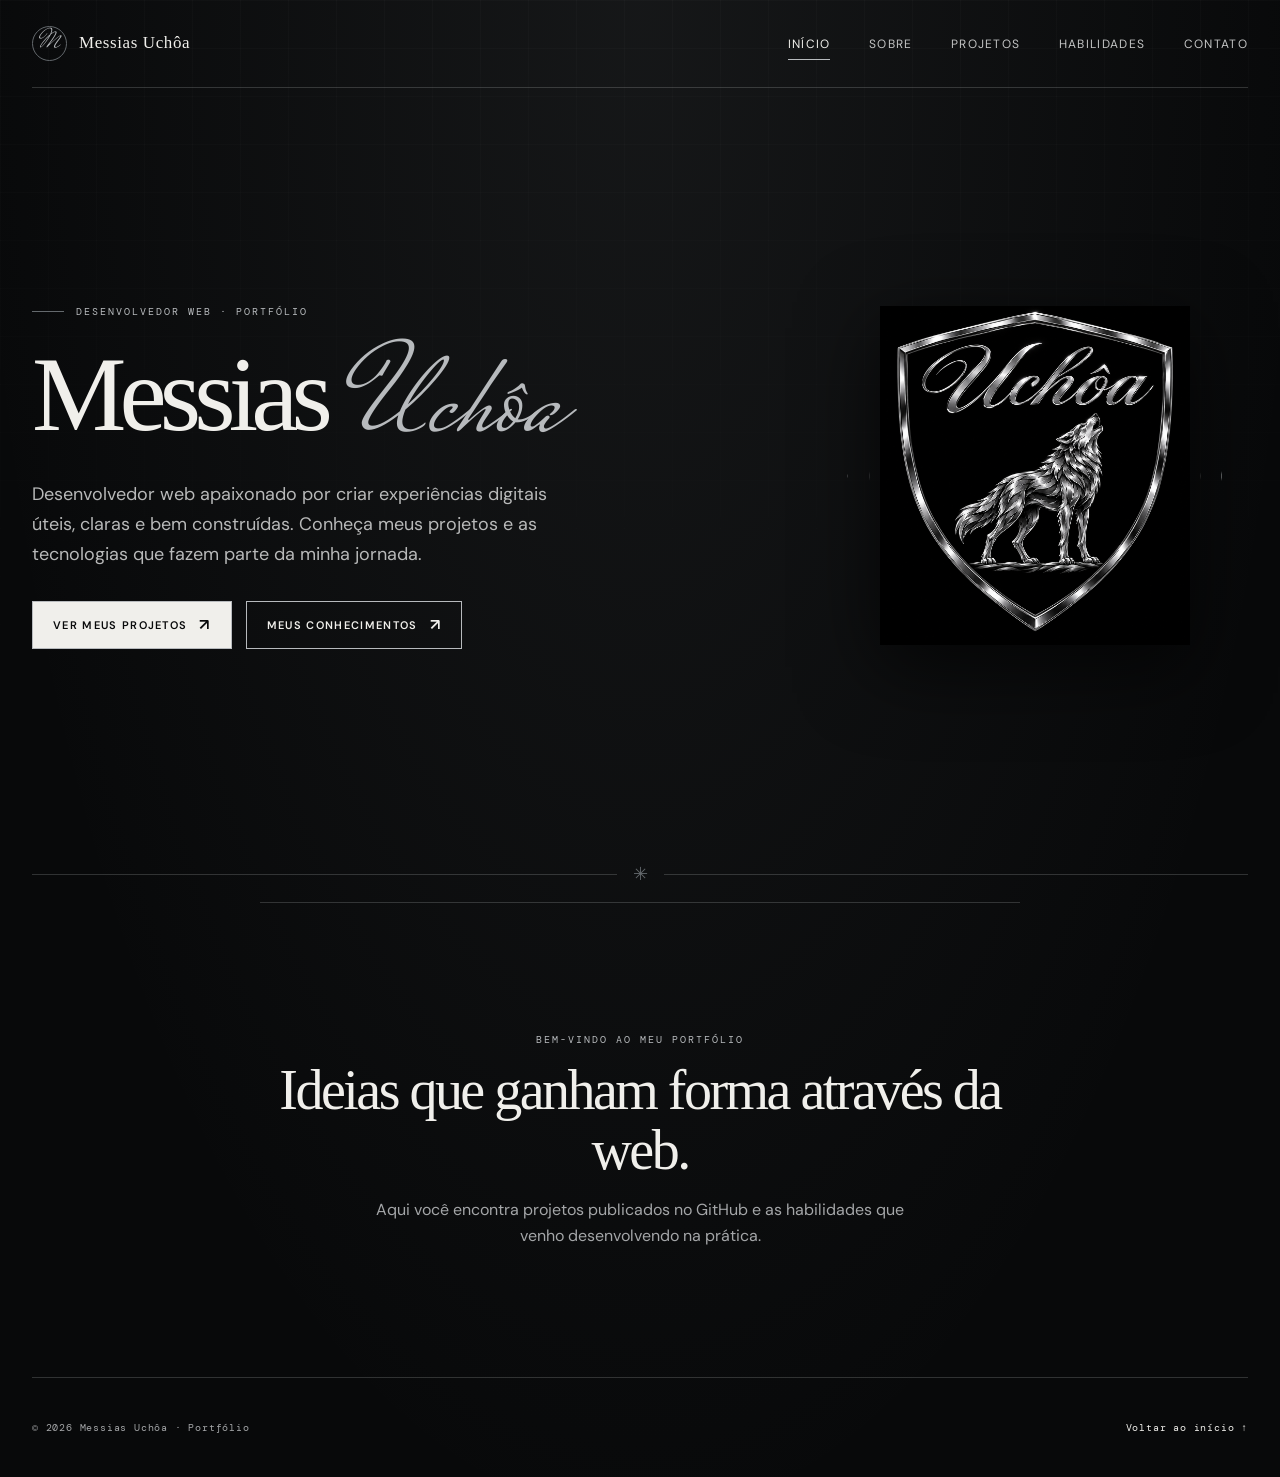
<file: index.html>
<!DOCTYPE html>
<html lang="pt-BR">
<head>
    <meta charset="UTF-8">
    <meta name="viewport" content="width=device-width, initial-scale=1.0">
    <meta name="theme-color" content="#08090a">
    <meta name="description" content="Portfólio de Messias Uchôa, desenvolvedor web. Conheça meus projetos e habilidades.">
    <title>Messias Uchôa | Desenvolvedor Web</title>
    <link rel="preconnect" href="https://fonts.googleapis.com">
    <link rel="preconnect" href="https://fonts.gstatic.com" crossorigin>
    <link rel="stylesheet" href="style.css">
    <script src="script.js" defer></script>
</head>
<body>
    <header class="site-header" id="top">
        <a class="brand" href="index.html" aria-label="Messias Uchôa, página inicial"><span class="brand-mark" aria-hidden="true">M</span><span>Messias Uchôa</span></a>
        <button class="menu-toggle" type="button" aria-label="Abrir menu" aria-expanded="false" aria-controls="site-menu" data-menu-toggle><span></span><span></span></button>
        <nav class="site-nav" aria-label="Navegação principal">
            <ul id="site-menu" data-site-menu>
                <li><a href="index.html" aria-current="page">Início</a></li>
                <li><a href="sobre.html">Sobre</a></li>
                <li><a href="projetos.html">Projetos</a></li>
                <li><a href="habilidades.html">Habilidades</a></li>
                <li><a href="contatos.html">Contato</a></li>
            </ul>
        </nav>
    </header>
    <main>
        <section class="hero" aria-labelledby="home-title">
            <div class="hero-copy" data-reveal>
                <p class="eyebrow">Desenvolvedor web · Portfólio</p>
                <h1 id="home-title">Messias <span class="script-word">Uchôa</span></h1>
                <p class="hero-lede">Desenvolvedor web apaixonado por criar experiências digitais úteis, claras e bem construídas. Conheça meus projetos e as tecnologias que fazem parte da minha jornada.</p>
                <div class="hero-actions">
                    <a class="button" href="projetos.html">Ver meus projetos <span class="button-arrow" aria-hidden="true">↗</span></a>
                    <a class="button button-secondary" href="habilidades.html">Meus conhecimentos <span class="button-arrow" aria-hidden="true">↗</span></a>
                </div>
            </div>
            <div class="hero-portrait" data-reveal>
                <img src="assets/Brasão Uchôa com Lobo Uivante.png" alt="Brasão Uchôa com lobo uivante">
                <p class="portrait-caption">Tecnologia, prática e aprendizado contínuo</p>
            </div>
        </section>
        <div class="architectural-rule" aria-hidden="true"><span>✳</span></div>
        <section class="content-section home-intro" data-reveal>
            <p class="section-kicker">Bem-vindo ao meu portfólio</p>
            <h2>Ideias que ganham forma através da web.</h2>
            <p>Aqui você encontra projetos publicados no GitHub e as habilidades que venho desenvolvendo na prática.</p>
        </section>
    </main>
    <footer class="site-footer"><p>© 2026 Messias Uchôa · Portfólio</p><a class="back-to-top" href="#top">Voltar ao início ↑</a></footer>
</body>
</html>
</file>
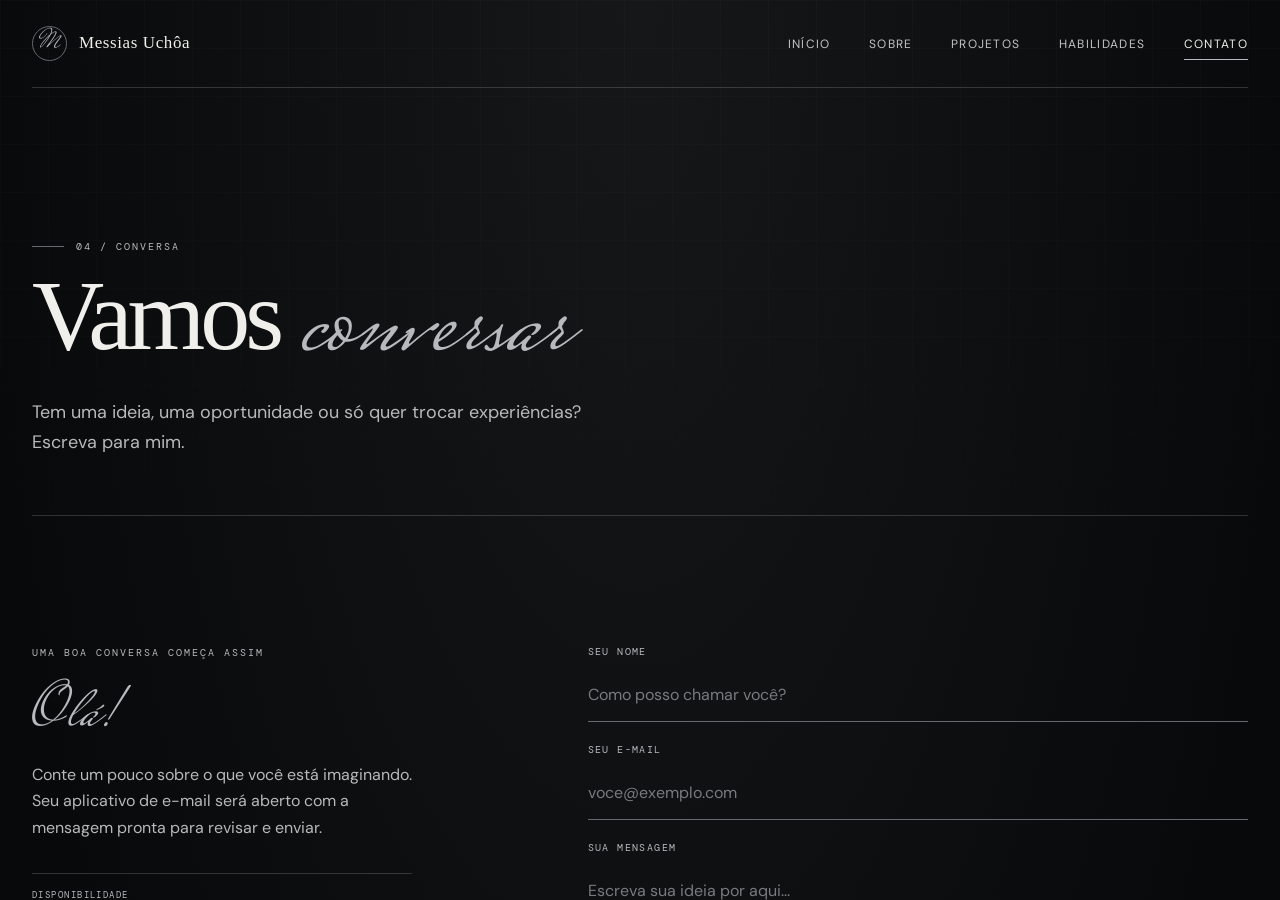
<file: contato.html>
<!DOCTYPE html>
<html lang="pt-BR">
<head>
    <meta charset="UTF-8">
    <meta name="viewport" content="width=device-width, initial-scale=1.0">
    <meta http-equiv="refresh" content="0;url=contatos.html">
    <title>Contato — Messias Uchôa</title>
    <link rel="canonical" href="contatos.html">
</head>
<body>
    <p>Redirecionando para a página de <a href="contatos.html">contato</a>…</p>
</body>
</html>
</file>
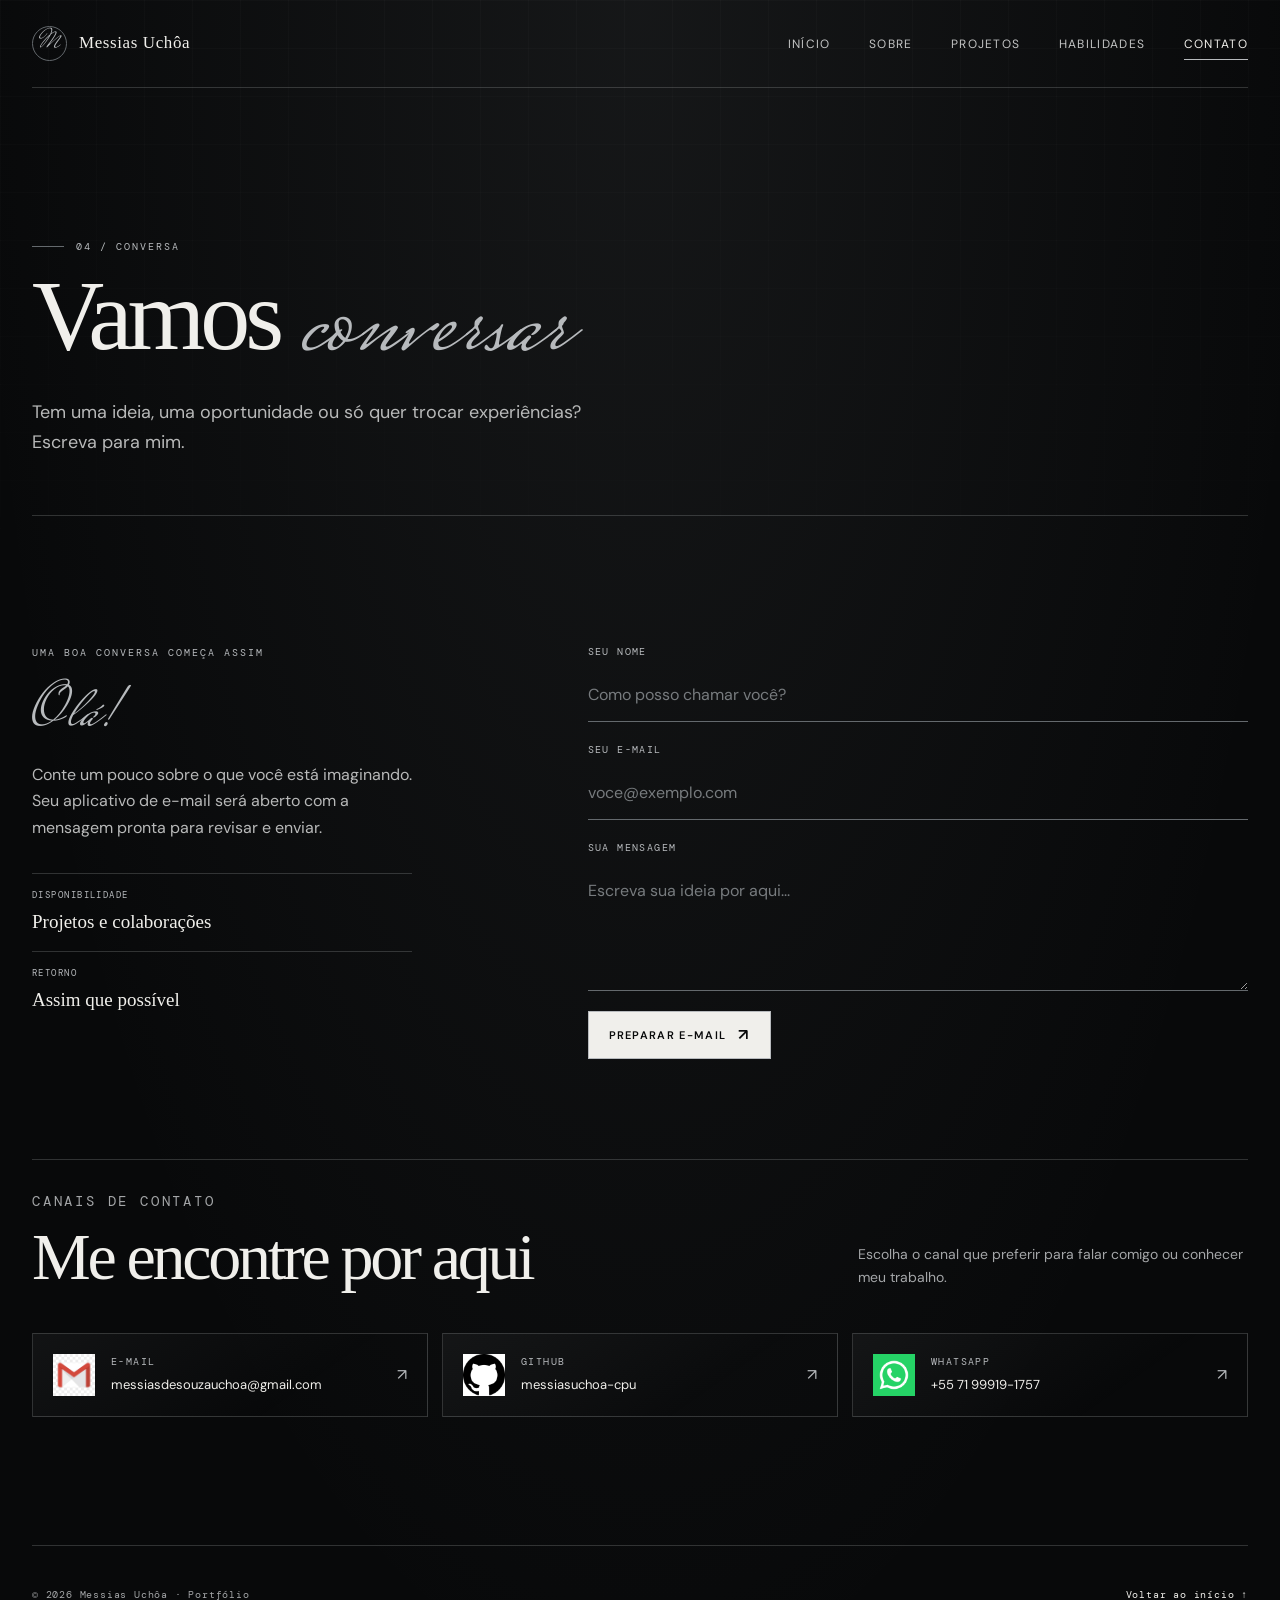
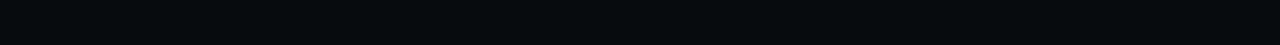
<file: contatos.html>
<!DOCTYPE html>
<html lang="pt-BR">
<head>
    <meta charset="UTF-8">
    <meta name="viewport" content="width=device-width, initial-scale=1.0">
    <meta name="theme-color" content="#08090a">
    <meta name="description" content="Entre em contato com Messias Uchôa para conversar sobre projetos e oportunidades.">
    <title>Contato — Messias Uchôa</title>
    <link rel="preconnect" href="https://fonts.googleapis.com">
    <link rel="preconnect" href="https://fonts.gstatic.com" crossorigin>
    <link rel="stylesheet" href="style.css">
    <link rel="stylesheet" href="contatos.css">
    <script src="script.js" defer></script>
</head>
<body>
    <header class="site-header" id="top">
        <a class="brand" href="index.html" aria-label="Messias Uchôa, página inicial"><span class="brand-mark" aria-hidden="true">M</span><span>Messias Uchôa</span></a>
        <button class="menu-toggle" type="button" aria-label="Abrir menu" aria-expanded="false" aria-controls="site-menu" data-menu-toggle><span></span><span></span></button>
        <nav class="site-nav" aria-label="Navegação principal">
            <ul id="site-menu" data-site-menu>
                <li><a href="index.html">Início</a></li>
                <li><a href="sobre.html">Sobre</a></li>
                <li><a href="projetos.html">Projetos</a></li>
                <li><a href="habilidades.html">Habilidades</a></li>
                <li><a href="contatos.html" aria-current="page">Contato</a></li>
            </ul>
        </nav>
    </header>
    <main>
        <section class="page-heading" data-reveal>
            <p class="eyebrow">04 / Conversa</p>
            <h1>Vamos <span class="script-word">conversar</span></h1>
            <p class="lede">Tem uma ideia, uma oportunidade ou só quer trocar experiências? Escreva para mim.</p>
        </section>
        <section class="contact-layout content-section">
            <aside class="contact-note" data-reveal>
                <p class="section-kicker">Uma boa conversa começa assim</p>
                <p class="script-word" aria-hidden="true">Olá!</p>
                <p>Conte um pouco sobre o que você está imaginando. Seu aplicativo de e-mail será aberto com a mensagem pronta para revisar e enviar.</p>
                <div class="contact-details">
                    <div class="contact-detail"><strong>Disponibilidade</strong><span>Projetos e colaborações</span></div>
                    <div class="contact-detail"><strong>Retorno</strong><span>Assim que possível</span></div>
                </div>
            </aside>
            <form class="contact-form" data-contact-form data-reveal>
                <div class="form-field"><label for="nome">Seu nome</label><input id="nome" name="nome" type="text" autocomplete="name" placeholder="Como posso chamar você?" required></div>
                <div class="form-field"><label for="email">Seu e-mail</label><input id="email" name="email" type="email" autocomplete="email" placeholder="voce@exemplo.com" required></div>
                <div class="form-field"><label for="mensagem">Sua mensagem</label><textarea id="mensagem" name="mensagem" placeholder="Escreva sua ideia por aqui..." required></textarea></div>
                <div class="form-actions"><button class="button" type="submit">Preparar e-mail <span class="button-arrow" aria-hidden="true">↗</span></button><p class="form-status" data-form-status aria-live="polite"></p></div>
            </form>
        </section>
        <section class="content-section find-me-section" aria-labelledby="find-me-title">
            <div class="section-heading" data-reveal>
                <div><p class="section-kicker">Canais de contato</p><h2 id="find-me-title">Me encontre por aqui</h2></div>
                <p>Escolha o canal que preferir para falar comigo ou conhecer meu trabalho.</p>
            </div>
            <div class="contact-methods">
                <a class="contact-method" href="mailto:messiasdesouzauchoa@gmail.com" data-reveal>
                    <img src="assets/email.jpg" alt="" loading="lazy">
                    <span><strong>E-mail</strong><span>messiasdesouzauchoa@gmail.com</span></span>
                    <span class="contact-method-arrow" aria-hidden="true">↗</span>
                </a>
                <a class="contact-method" href="https://github.com/messiasuchoa-cpu" target="_blank" rel="noopener noreferrer" data-reveal>
                    <img src="assets/git hub.png" alt="" loading="lazy">
                    <span><strong>GitHub</strong><span>messiasuchoa-cpu</span></span>
                    <span class="contact-method-arrow" aria-hidden="true">↗</span>
                </a>
                <a class="contact-method" href="https://wa.me/5571999191757" target="_blank" rel="noopener noreferrer" data-reveal>
                    <img src="assets/whatsapp.png" alt="" loading="lazy">
                    <span><strong>WhatsApp</strong><span>+55 71 99919-1757</span></span>
                    <span class="contact-method-arrow" aria-hidden="true">↗</span>
                </a>
            </div>
        </section>
    </main>
    <footer class="site-footer"><p>© 2026 Messias Uchôa · Portfólio</p><a class="back-to-top" href="#top">Voltar ao início ↑</a></footer>
</body>
</html>
</file>
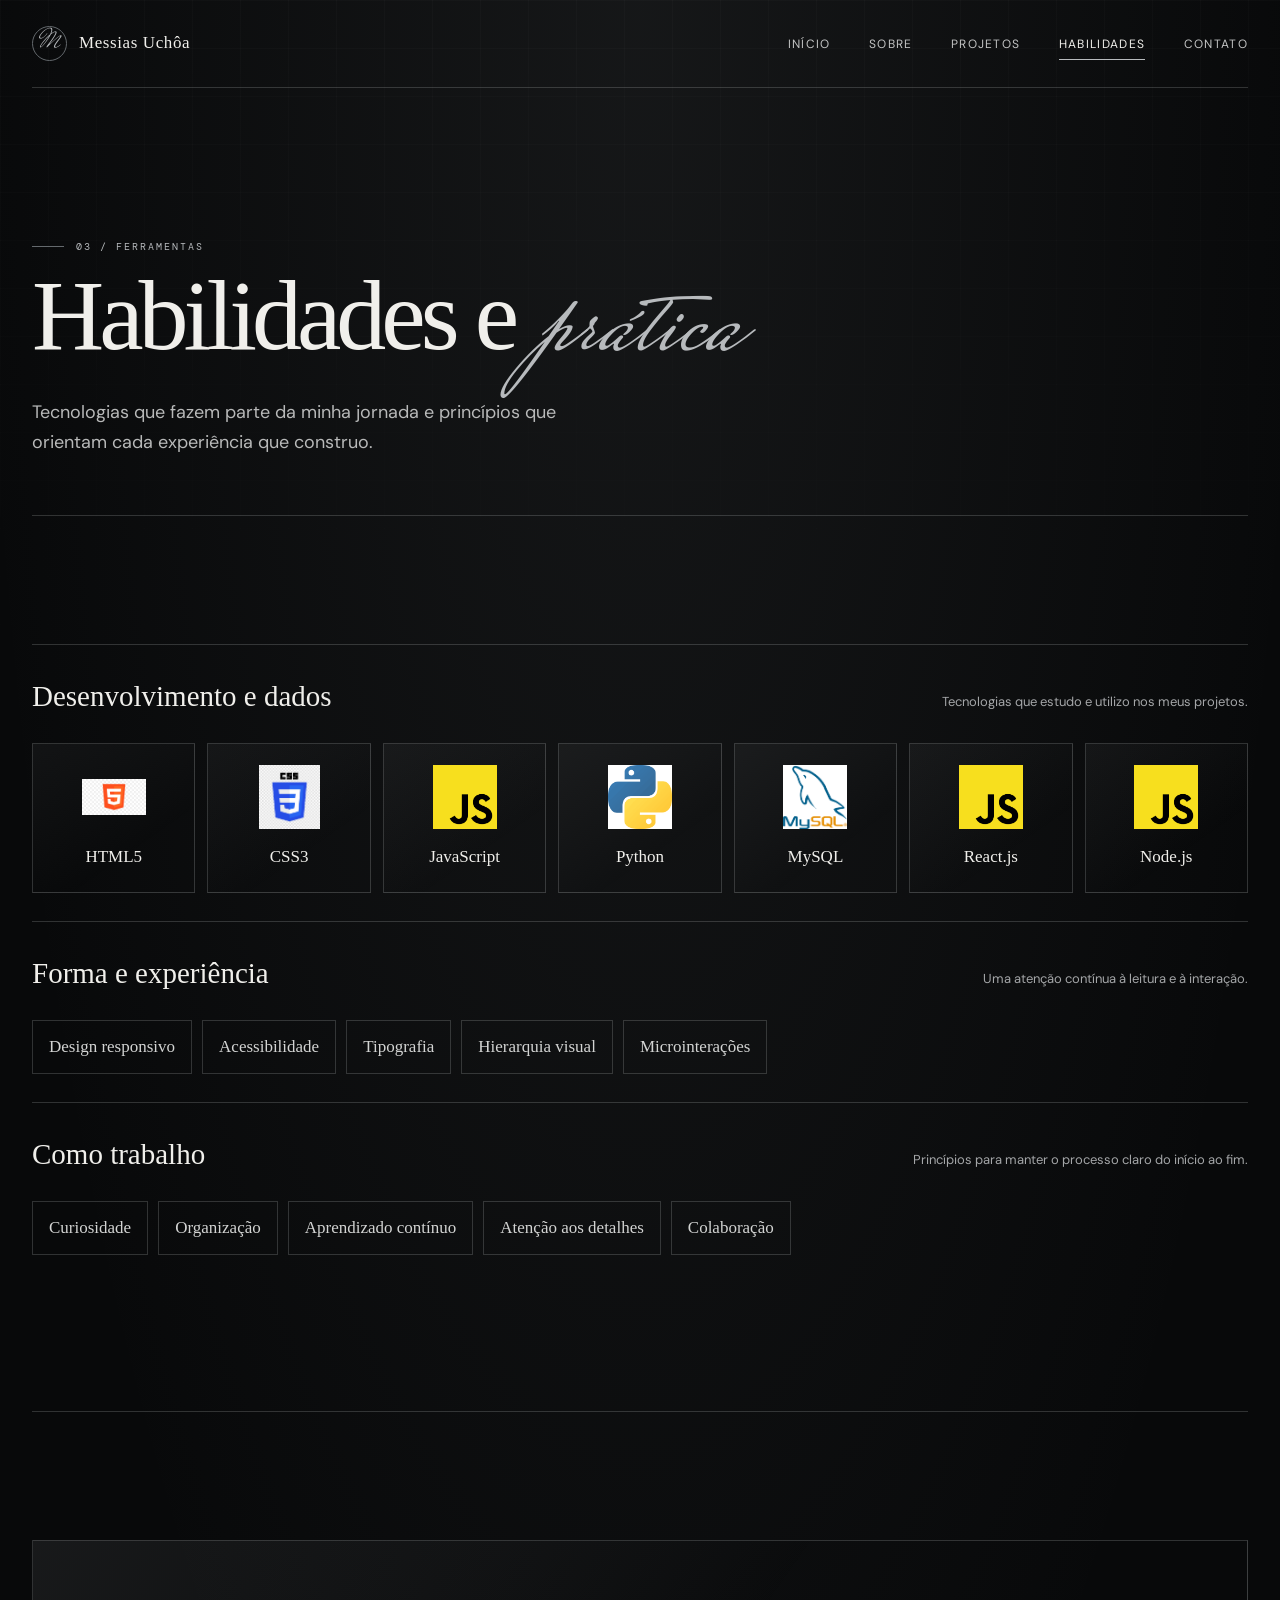
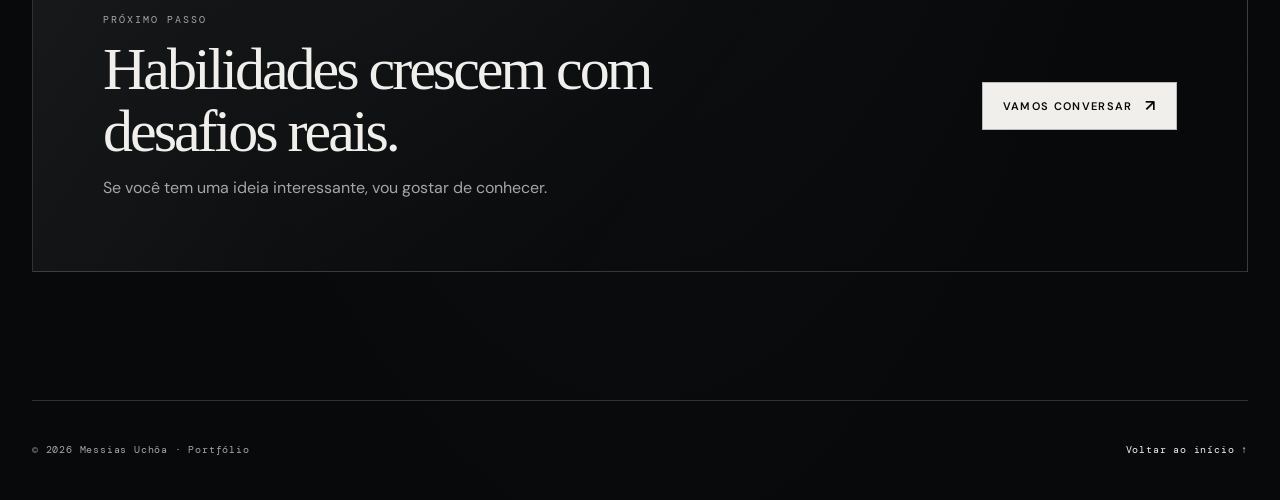
<file: habilidades.html>
<!DOCTYPE html>
<html lang="pt-BR">
<head>
    <meta charset="UTF-8">
    <meta name="viewport" content="width=device-width, initial-scale=1.0">
    <meta name="theme-color" content="#08090a">
    <meta name="description" content="Tecnologias e áreas de interesse de Messias Uchôa.">
    <title>Habilidades — Messias Uchôa</title>
    <link rel="preconnect" href="https://fonts.googleapis.com">
    <link rel="preconnect" href="https://fonts.gstatic.com" crossorigin>
    <link rel="stylesheet" href="style.css">
    <link rel="stylesheet" href="habilidades.css">
    <script src="script.js" defer></script>
</head>
<body>
    <header class="site-header" id="top">
        <a class="brand" href="index.html" aria-label="Messias Uchôa, página inicial"><span class="brand-mark" aria-hidden="true">M</span><span>Messias Uchôa</span></a>
        <button class="menu-toggle" type="button" aria-label="Abrir menu" aria-expanded="false" aria-controls="site-menu" data-menu-toggle><span></span><span></span></button>
        <nav class="site-nav" aria-label="Navegação principal">
            <ul id="site-menu" data-site-menu>
                <li><a href="index.html">Início</a></li>
                <li><a href="sobre.html">Sobre</a></li>
                <li><a href="projetos.html">Projetos</a></li>
                <li><a href="habilidades.html" aria-current="page">Habilidades</a></li>
                <li><a href="contatos.html">Contato</a></li>
            </ul>
        </nav>
    </header>
    <main>
        <section class="page-heading" data-reveal>
            <p class="eyebrow">03 / Ferramentas</p>
            <h1>Habilidades e <span class="script-word">prática</span></h1>
            <p class="lede">Tecnologias que fazem parte da minha jornada e princípios que orientam cada experiência que construo.</p>
        </section>
        <section class="content-section">
            <div class="skill-category" data-reveal>
                <div class="skill-category-header"><h2>Desenvolvimento e dados</h2><p>Tecnologias que estudo e utilizo nos meus projetos.</p></div>
                <ul class="technology-grid">
                    <li class="technology-card"><img src="assets/html-5.webp" alt="" loading="lazy"><span>HTML5</span></li>
                    <li class="technology-card"><img src="assets/css.webp" alt="" loading="lazy"><span>CSS3</span></li>
                    <li class="technology-card"><img src="assets/js.png" alt="" loading="lazy"><span>JavaScript</span></li>
                    <li class="technology-card"><img src="assets/python.png" alt="" loading="lazy"><span>Python</span></li>
                    <li class="technology-card"><img src="assets/mysql.png" alt="" loading="lazy"><span>MySQL</span></li>
                    <li class="technology-card"><img src="assets/js.png" alt="" loading="lazy"><span>React.js</span></li>
                    <li class="technology-card"><img src="assets/js.png" alt="" loading="lazy"><span>Node.js</span></li>
                </ul>
            </div>
            <div class="skill-category" data-reveal>
                <div class="skill-category-header"><h2>Forma e experiência</h2><p>Uma atenção contínua à leitura e à interação.</p></div>
                <ul class="skills-list"><li>Design responsivo</li><li>Acessibilidade</li><li>Tipografia</li><li>Hierarquia visual</li><li>Microinterações</li></ul>
            </div>
            <div class="skill-category" data-reveal>
                <div class="skill-category-header"><h2>Como trabalho</h2><p>Princípios para manter o processo claro do início ao fim.</p></div>
                <ul class="skills-list"><li>Curiosidade</li><li>Organização</li><li>Aprendizado contínuo</li><li>Atenção aos detalhes</li><li>Colaboração</li></ul>
            </div>
        </section>
        <section class="content-section">
            <div class="contact-panel" data-reveal><div><p class="section-kicker">Próximo passo</p><h2>Habilidades crescem com desafios reais.</h2><p>Se você tem uma ideia interessante, vou gostar de conhecer.</p></div><a class="button" href="contatos.html">Vamos conversar <span class="button-arrow" aria-hidden="true">↗</span></a></div>
        </section>
    </main>
    <footer class="site-footer"><p>© 2026 Messias Uchôa · Portfólio</p><a class="back-to-top" href="#top">Voltar ao início ↑</a></footer>
</body>
</html>
</file>
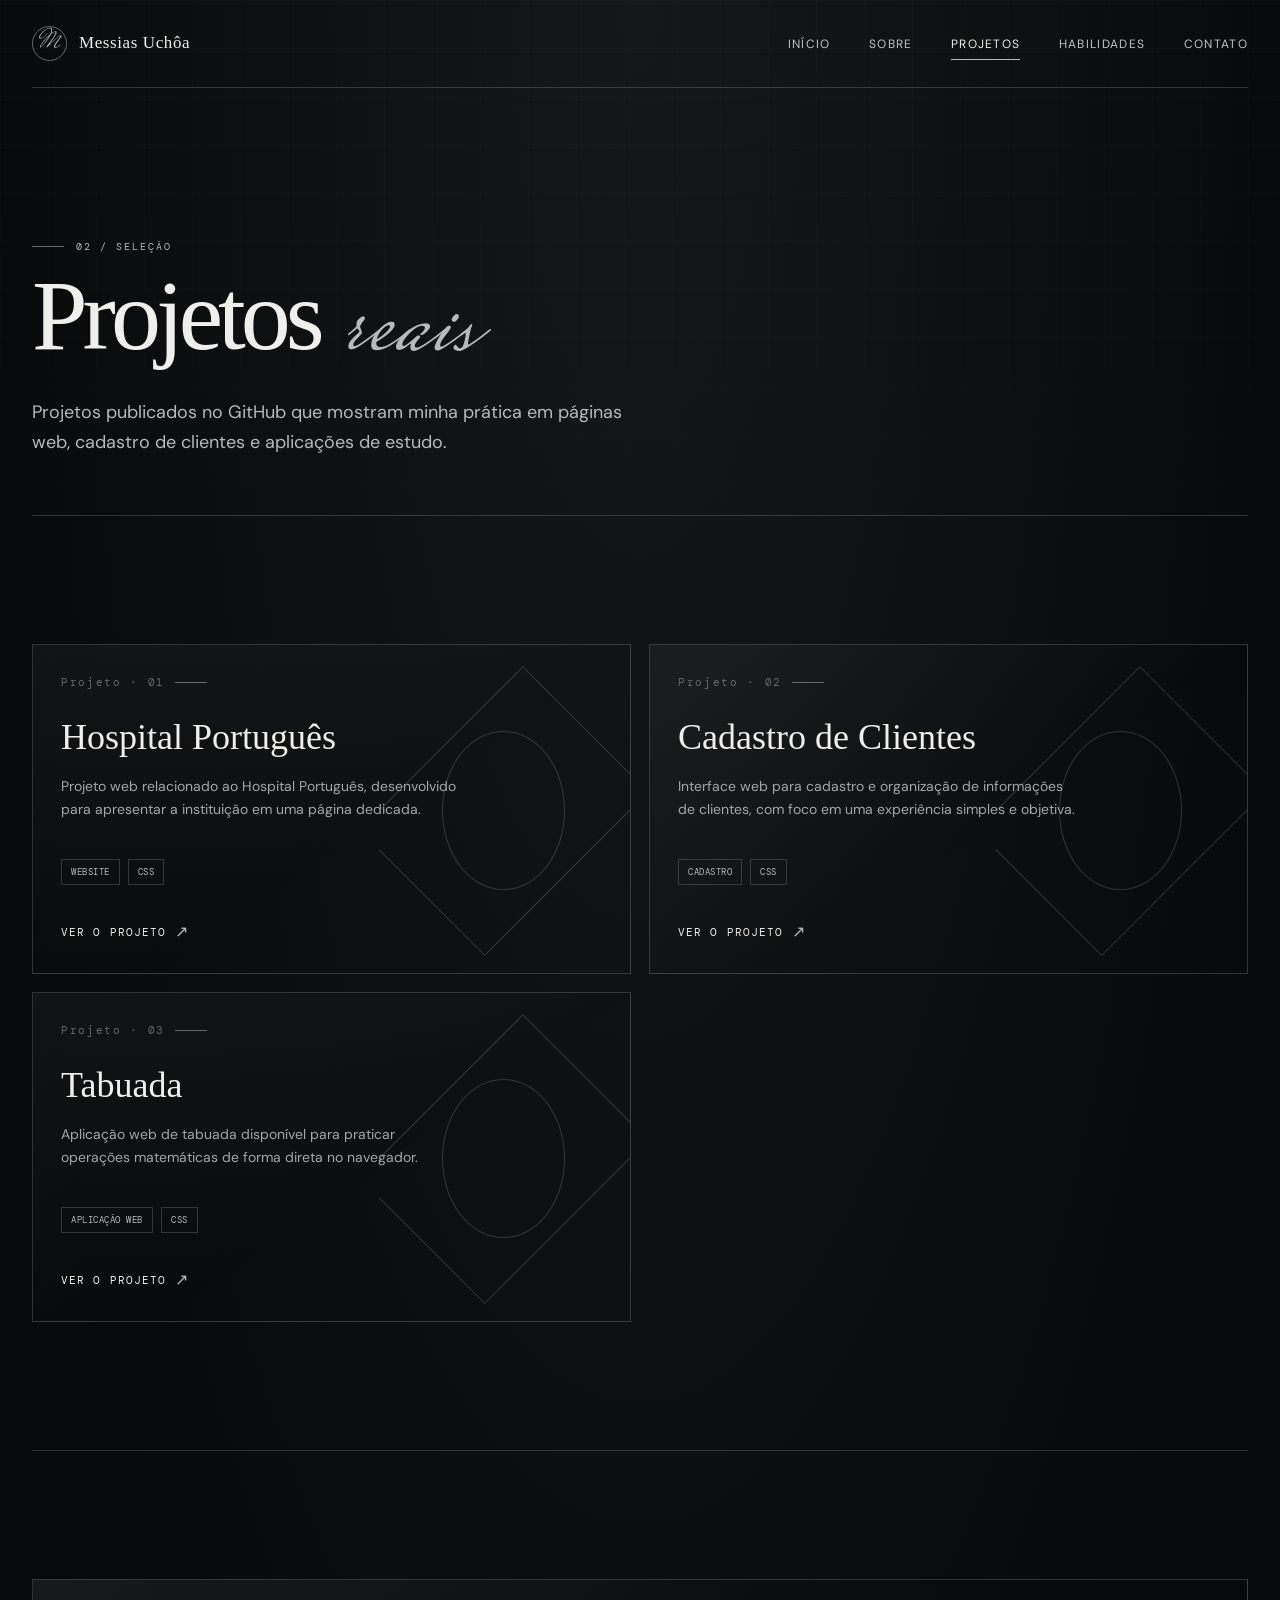
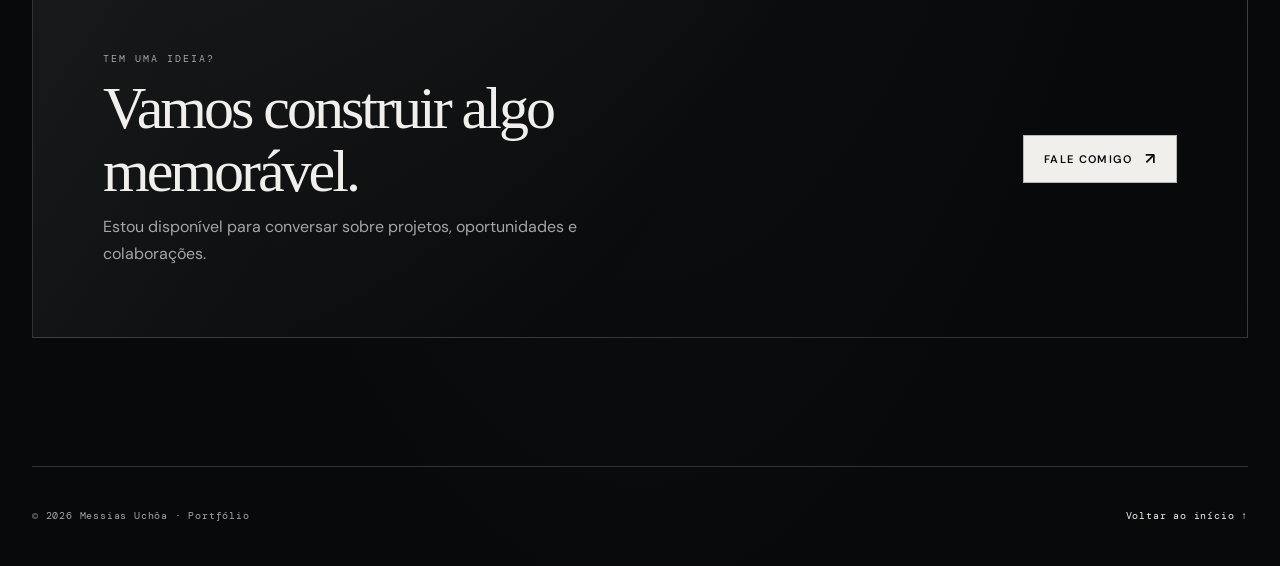
<file: projetos.html>
<!DOCTYPE html>
<html lang="pt-BR">
<head>
    <meta charset="UTF-8">
    <meta name="viewport" content="width=device-width, initial-scale=1.0">
    <meta name="theme-color" content="#08090a">
    <meta name="description" content="Projetos web de Messias Uchôa publicados no GitHub: Hospital Português, cadastro de clientes e tabuada.">
    <title>Projetos — Messias Uchôa</title>
    <link rel="preconnect" href="https://fonts.googleapis.com">
    <link rel="preconnect" href="https://fonts.gstatic.com" crossorigin>
    <link rel="stylesheet" href="style.css">
    <link rel="stylesheet" href="projetos.css">
    <script src="script.js" defer></script>
</head>
<body>
    <header class="site-header" id="top">
        <a class="brand" href="index.html" aria-label="Messias Uchôa, página inicial"><span class="brand-mark" aria-hidden="true">M</span><span>Messias Uchôa</span></a>
        <button class="menu-toggle" type="button" aria-label="Abrir menu" aria-expanded="false" aria-controls="site-menu" data-menu-toggle><span></span><span></span></button>
        <nav class="site-nav" aria-label="Navegação principal">
            <ul id="site-menu" data-site-menu>
                <li><a href="index.html">Início</a></li>
                <li><a href="sobre.html">Sobre</a></li>
                <li><a href="projetos.html" aria-current="page">Projetos</a></li>
                <li><a href="habilidades.html">Habilidades</a></li>
                <li><a href="contatos.html">Contato</a></li>
            </ul>
        </nav>
    </header>
    <main class="projects-page">
        <section class="page-heading" data-reveal>
            <p class="eyebrow">02 / Seleção</p>
            <h1>Projetos <span class="script-word">reais</span></h1>
            <p class="lede">Projetos publicados no GitHub que mostram minha prática em páginas web, cadastro de clientes e aplicações de estudo.</p>
        </section>
        <section class="content-section" aria-label="Projetos publicados no GitHub">
            <div class="project-grid">
                <article class="project-card" data-reveal>
                    <div class="project-visual" aria-hidden="true"></div>
                    <div><span class="project-index">Projeto · 01</span><h3>Hospital Português</h3><p>Projeto web relacionado ao Hospital Português, desenvolvido para apresentar a instituição em uma página dedicada.</p></div>
                    <div class="project-tags"><span>Website</span><span>CSS</span></div>
                    <a class="project-link" href="https://hospital-portugues.vercel.app/" target="_blank" rel="noopener noreferrer" aria-label="Ver projeto Hospital Português no GitHub">Ver o Projeto <span aria-hidden="true">↗</span></a>
                </article>
                <article class="project-card" data-reveal>
                    <div class="project-visual" aria-hidden="true"></div>
                    <div><span class="project-index">Projeto · 02</span><h3>Cadastro de Clientes</h3><p>Interface web para cadastro e organização de informações de clientes, com foco em uma experiência simples e objetiva.</p></div>
                    <div class="project-tags"><span>Cadastro</span><span>CSS</span></div>
                    <a class="project-link" href="https://cadastro-clientes-uchoa.vercel.app/" target="_blank" rel="noopener noreferrer" aria-label="Ver projeto Cadastro de Clientes no GitHub">Ver o Projeto <span aria-hidden="true">↗</span></a>
                </article>
                <article class="project-card" data-reveal>
                    <div class="project-visual" aria-hidden="true"></div>
                    <div><span class="project-index">Projeto · 03</span><h3>Tabuada</h3><p>Aplicação web de tabuada disponível para praticar operações matemáticas de forma direta no navegador.</p></div>
                    <div class="project-tags"><span>Aplicação web</span><span>CSS</span></div>
                    <a class="project-link" href="https://delploy-tabuada-uchoaonline.vercel.app/" target="_blank" rel="noopener noreferrer" aria-label="Ver projeto Tabuada no GitHub">Ver o Projeto <span aria-hidden="true">↗</span></a>
                </article>
            </div>
        </section>
        <section class="content-section">
            <div class="contact-panel" data-reveal><div><p class="section-kicker">Tem uma ideia?</p><h2>Vamos construir algo memorável.</h2><p>Estou disponível para conversar sobre projetos, oportunidades e colaborações.</p></div><a class="button" href="contatos.html">Fale comigo <span class="button-arrow" aria-hidden="true">↗</span></a></div>
        </section>
    </main>
    <footer class="site-footer"><p>© 2026 Messias Uchôa · Portfólio</p><a class="back-to-top" href="#top">Voltar ao início ↑</a></footer>
</body>
</html>
</file>
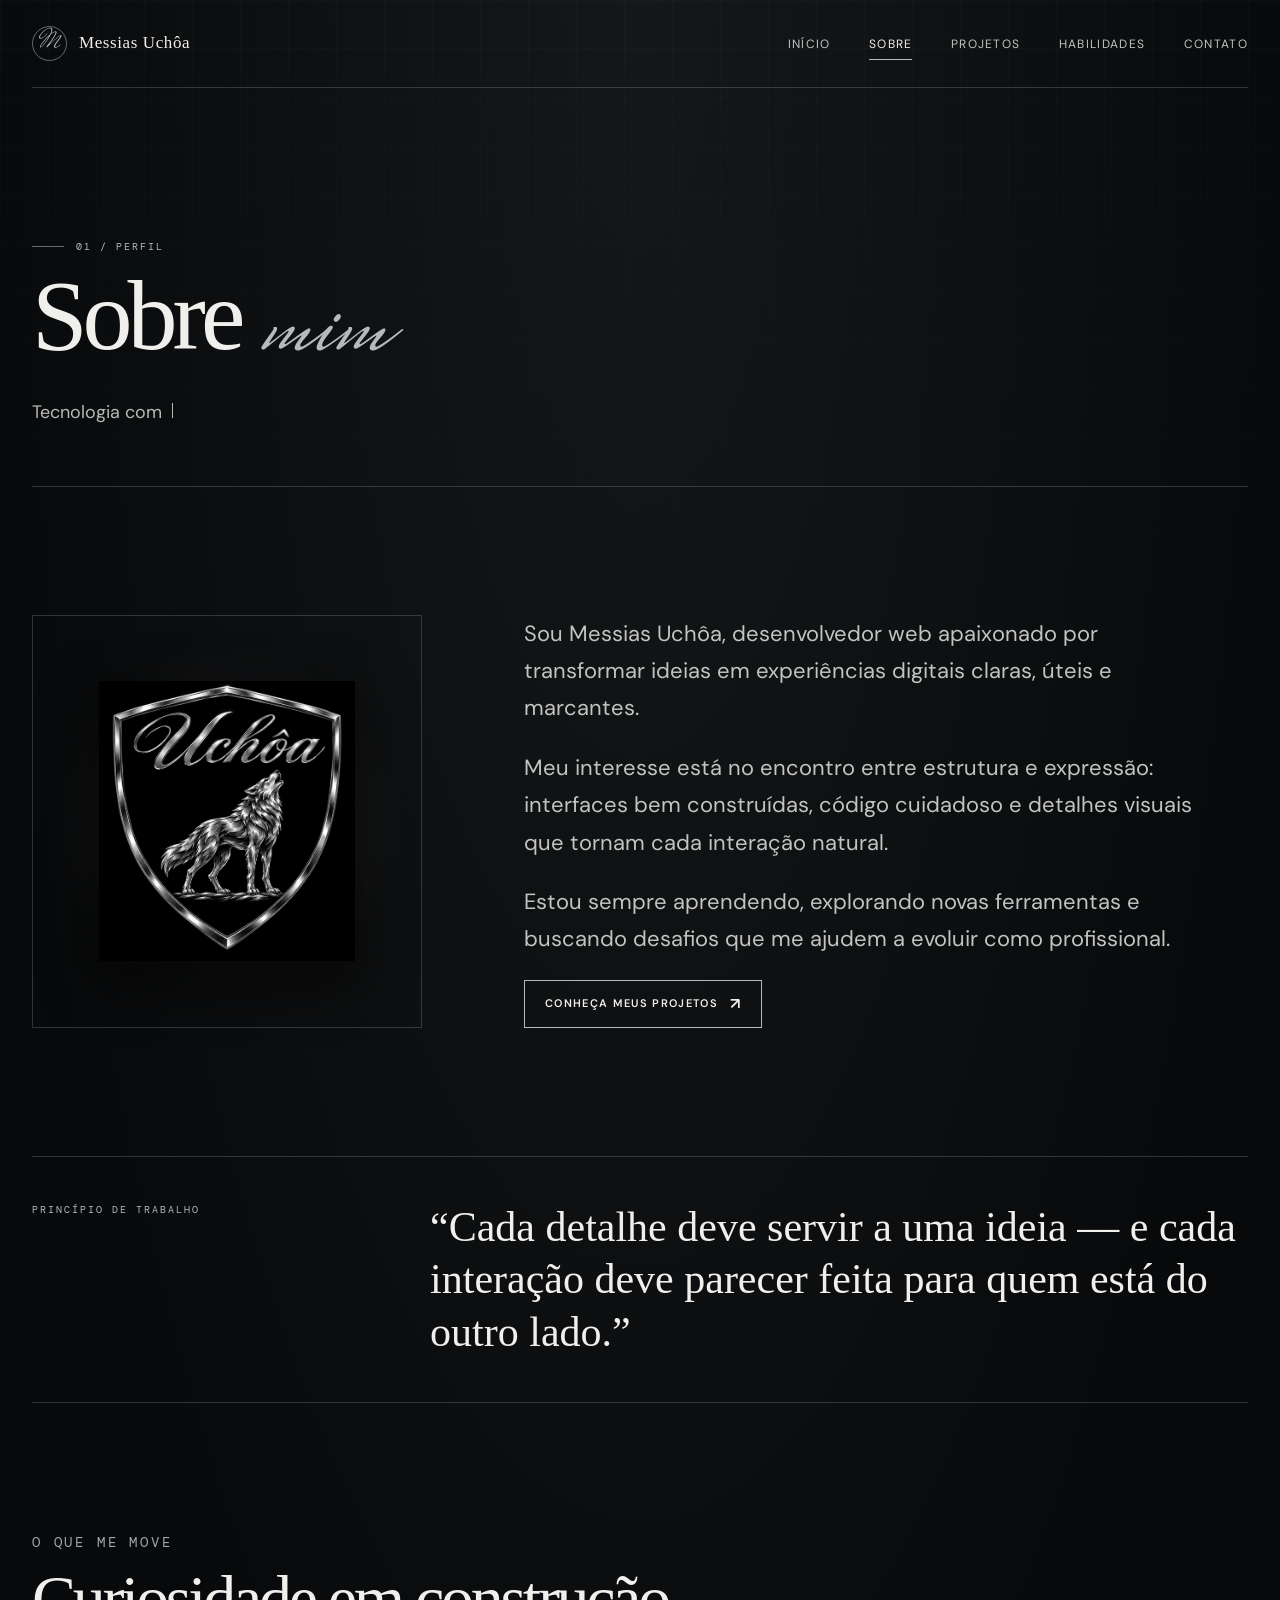
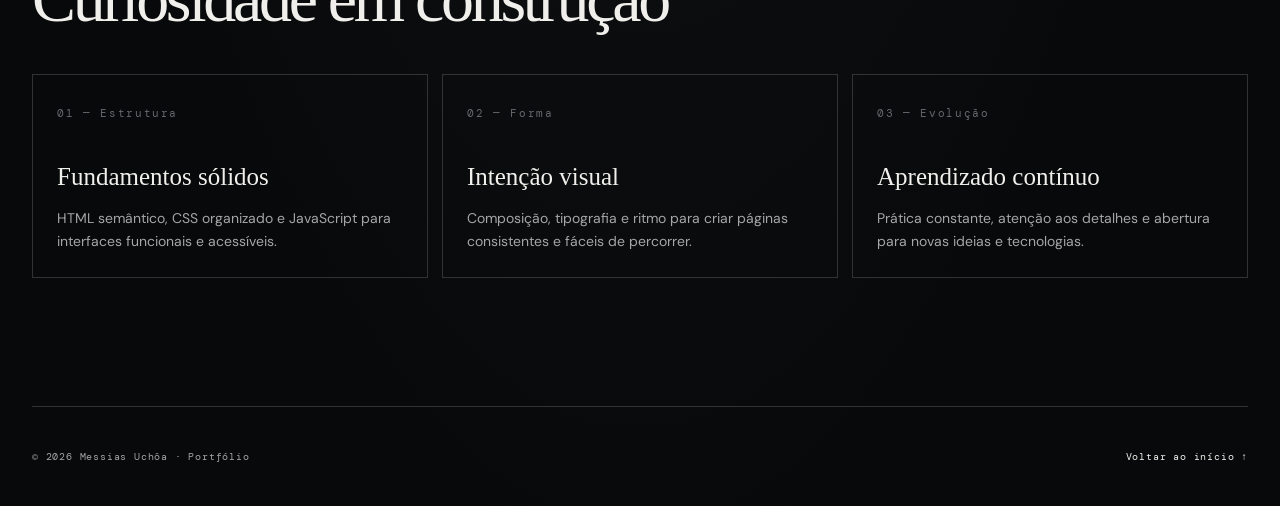
<file: sobre.html>
<!DOCTYPE html>
<html lang="pt-BR">
<head>
    <meta charset="UTF-8">
    <meta name="viewport" content="width=device-width, initial-scale=1.0">
    <meta name="theme-color" content="#08090a">
    <meta name="description" content="Conheça Messias Uchôa, desenvolvedor web interessado em unir tecnologia, clareza e design.">
    <title>Sobre — Messias Uchôa</title>
    <link rel="preconnect" href="https://fonts.googleapis.com">
    <link rel="preconnect" href="https://fonts.gstatic.com" crossorigin>
    <link rel="stylesheet" href="style.css">
    <link rel="stylesheet" href="sobre.css">
    <script src="script.js" defer></script>
</head>
<body>
    <header class="site-header" id="top">
        <a class="brand" href="index.html" aria-label="Messias Uchôa, página inicial"><span class="brand-mark" aria-hidden="true">M</span><span>Messias Uchôa</span></a>
        <button class="menu-toggle" type="button" aria-label="Abrir menu" aria-expanded="false" aria-controls="site-menu" data-menu-toggle><span></span><span></span></button>
        <nav class="site-nav" aria-label="Navegação principal">
            <ul id="site-menu" data-site-menu>
                <li><a href="index.html">Início</a></li>
                <li><a href="sobre.html" aria-current="page">Sobre</a></li>
                <li><a href="projetos.html">Projetos</a></li>
                <li><a href="habilidades.html">Habilidades</a></li>
                <li><a href="contatos.html">Contato</a></li>
            </ul>
        </nav>
    </header>
    <main>
        <section class="page-heading" data-reveal>
            <p class="eyebrow">01 / Perfil</p>
            <h1>Sobre <span class="script-word">mim</span></h1>
            <p class="lede"><span data-typewriter>Tecnologia com intenção. Design que respeita o conteúdo e a experiência de quem navega.</span></p>
        </section>
        <section class="intro-grid content-section" data-reveal>
            <div class="about-portrait"><img src="assets/Brasão Uchôa com Lobo Uivante.png" alt="Emblema cromado do lobo Uchôa"></div>
            <div class="intro-copy">
                <p>Sou Messias Uchôa, desenvolvedor web apaixonado por transformar ideias em experiências digitais claras, úteis e marcantes.</p>
                <p>Meu interesse está no encontro entre estrutura e expressão: interfaces bem construídas, código cuidadoso e detalhes visuais que tornam cada interação natural.</p>
                <p>Estou sempre aprendendo, explorando novas ferramentas e buscando desafios que me ajudem a evoluir como profissional.</p>
                <a class="button button-secondary" href="projetos.html">Conheça meus projetos <span class="button-arrow" aria-hidden="true">↗</span></a>
            </div>
        </section>
        <section class="about-statement" data-reveal>
            <p class="section-kicker">Princípio de trabalho</p>
            <blockquote>“Cada detalhe deve servir a uma ideia — e cada interação deve parecer feita para quem está do outro lado.”</blockquote>
        </section>
        <section class="content-section" data-reveal>
            <div class="section-heading">
                <div><p class="section-kicker">O que me move</p><h2>Curiosidade em construção</h2></div>
            </div>
            <div class="detail-grid">
                <article class="detail-card"><span class="project-index">01 — Estrutura</span><h3>Fundamentos sólidos</h3><p>HTML semântico, CSS organizado e JavaScript para interfaces funcionais e acessíveis.</p></article>
                <article class="detail-card"><span class="project-index">02 — Forma</span><h3>Intenção visual</h3><p>Composição, tipografia e ritmo para criar páginas consistentes e fáceis de percorrer.</p></article>
                <article class="detail-card"><span class="project-index">03 — Evolução</span><h3>Aprendizado contínuo</h3><p>Prática constante, atenção aos detalhes e abertura para novas ideias e tecnologias.</p></article>
            </div>
        </section>
    </main>
    <footer class="site-footer"><p>© 2026 Messias Uchôa · Portfólio</p><a class="back-to-top" href="#top">Voltar ao início ↑</a></footer>
</body>
</html>
</file>
<file: style.css>
@import url('https://fonts.googleapis.com/css2?family=DM+Mono:wght@400;500&family=DM+Sans:wght@400;500;600;700&family=Mrs+Saint+Delafield&display=swap');

:root {
    color-scheme: dark;
    --ink: #08090a;
    --ink-soft: #111315;
    --paper: #f0efeb;
    --muted: #a4a6a8;
    --silver: #b7babd;
    --silver-dark: #64696d;
    --line: rgba(224, 227, 229, 0.19);
    --serif: Georgia, 'Times New Roman', serif;
    --sans: 'DM Sans', Arial, sans-serif;
    --mono: 'DM Mono', monospace;
    --script: 'Mrs Saint Delafield', 'Brush Script MT', cursive;
    --page-width: 1240px;
}

* {
    box-sizing: border-box;
}

html {
    scroll-behavior: smooth;
    scroll-padding-top: 100px;
}

body {
    margin: 0;
    min-width: 320px;
    background:
        radial-gradient(ellipse at 50% 0, rgba(160, 166, 170, 0.09), transparent 42rem),
        var(--ink);
    color: var(--paper);
    font-family: var(--sans);
    font-size: 16px;
    line-height: 1.65;
    -webkit-font-smoothing: antialiased;
}

body::before {
    position: fixed;
    z-index: -1;
    inset: 0;
    background-image: linear-gradient(rgba(255, 255, 255, 0.018) 1px, transparent 1px), linear-gradient(90deg, rgba(255, 255, 255, 0.018) 1px, transparent 1px);
    background-size: 48px 48px;
    content: '';
    mask-image: linear-gradient(to bottom, black, transparent 82%);
    pointer-events: none;
}

a {
    color: inherit;
    text-decoration: none;
}

button,
input,
textarea {
    font: inherit;
}

button,
a,
input,
textarea {
    -webkit-tap-highlight-color: transparent;
}

:focus-visible {
    outline: 2px solid var(--silver);
    outline-offset: 4px;
}

::selection {
    background: var(--silver);
    color: var(--ink);
}

.inicio,
.site-header {
    position: relative;
    z-index: 5;
    display: flex;
    width: min(calc(100% - 64px), var(--page-width));
    min-height: 88px;
    margin: 0 auto;
    align-items: center;
    justify-content: space-between;
    border-bottom: 1px solid var(--line);
}

.brand {
    display: inline-flex;
    align-items: center;
    gap: 12px;
    color: var(--paper);
    font-family: var(--serif);
    font-size: 17px;
    letter-spacing: 0.035em;
}

.brand-mark {
    display: grid;
    width: 35px;
    height: 35px;
    place-items: center;
    border: 1px solid var(--silver-dark);
    border-radius: 50%;
    color: var(--silver);
    font-family: var(--script);
    font-size: 27px;
    line-height: 1;
}

.inicio ul,
.site-nav ul {
    display: flex;
    margin: 0;
    padding: 0;
    align-items: center;
    gap: clamp(18px, 3vw, 40px);
    list-style: none;
}

.inicio a,
.site-nav a {
    position: relative;
    color: #c3c4c4;
    font-size: 12px;
    letter-spacing: 0.11em;
    text-transform: uppercase;
    transition: color 180ms ease;
}

.inicio a::after,
.site-nav a::after {
    position: absolute;
    right: 0;
    bottom: -8px;
    left: 0;
    height: 1px;
    background: var(--silver);
    content: '';
    transform: scaleX(0);
    transform-origin: left;
    transition: transform 220ms ease;
}

.inicio a:hover,
.site-nav a:hover,
.site-nav a[aria-current='page'] {
    color: var(--paper);
}

.inicio a:hover::after,
.site-nav a:hover::after,
.site-nav a[aria-current='page']::after {
    transform: scaleX(1);
}

.menu-toggle {
    display: none;
    width: 42px;
    height: 42px;
    padding: 10px;
    border: 1px solid var(--line);
    background: transparent;
    color: var(--paper);
    cursor: pointer;
}

.menu-toggle span {
    display: block;
    height: 1px;
    margin: 5px 0;
    background: currentColor;
}

main {
    width: min(calc(100% - 64px), var(--page-width));
    margin: 0 auto;
}

.hero {
    position: relative;
    display: grid;
    min-height: min(760px, calc(100svh - 88px));
    padding: 100px 0 84px;
    align-content: center;
    grid-template-columns: minmax(0, 1fr) minmax(240px, 0.62fr);
    align-items: center;
    gap: clamp(36px, 8vw, 120px);
}

.hero-copy {
    position: relative;
    z-index: 1;
    max-width: 740px;
}

.eyebrow,
.section-kicker,
.meta-label {
    color: var(--silver);
    font-family: var(--mono);
    font-size: 10px;
    letter-spacing: 0.2em;
    line-height: 1.7;
    text-transform: uppercase;
}

.eyebrow {
    display: flex;
    align-items: center;
    gap: 12px;
}

.eyebrow::before {
    width: 32px;
    height: 1px;
    background: var(--silver-dark);
    content: '';
}

h1,
h2,
h3,
p {
    margin-top: 0;
}

.hero h1 {
    max-width: 780px;
    margin: 24px 0 22px;
    font-family: var(--serif);
    font-size: clamp(54px, 8.3vw, 116px);
    font-weight: 400;
    letter-spacing: -0.065em;
    line-height: 0.95;
}

.hero h1 .script-word,
.script-word {
    display: inline-block;
    color: var(--silver);
    font-family: var(--script);
    font-size: 1.16em;
    font-weight: 400;
    letter-spacing: 0;
    line-height: 0.75;
}

.hero-lede {
    max-width: 540px;
    margin-bottom: 32px;
    color: #b8b9b9;
    font-size: clamp(15px, 1.5vw, 18px);
}

.hero-actions {
    display: flex;
    flex-wrap: wrap;
    align-items: center;
    gap: 14px;
}

.button {
    display: inline-flex;
    min-height: 48px;
    padding: 0 20px;
    align-items: center;
    justify-content: center;
    gap: 12px;
    border: 1px solid var(--silver);
    background: var(--paper);
    color: var(--ink);
    cursor: pointer;
    font-size: 11px;
    font-weight: 600;
    letter-spacing: 0.12em;
    text-transform: uppercase;
    transition: background 180ms ease, color 180ms ease, transform 180ms ease;
}

.button:hover {
    background: transparent;
    color: var(--paper);
    transform: translateY(-2px);
}

.button-secondary {
    background: transparent;
    color: var(--paper);
}

.button-secondary:hover {
    background: var(--paper);
    color: var(--ink);
}

.button-arrow {
    font-size: 16px;
    line-height: 1;
}

.hero-portrait {
    position: relative;
    display: grid;
    min-height: 360px;
    place-items: center;
}

.hero-portrait::before,
.hero-portrait::after {
    position: absolute;
    content: '';
}

.hero-portrait::before {
    inset: 4% 6%;
    border: 1px solid rgba(195, 199, 201, 0.48);
    clip-path: polygon(50% 0, 91% 15%, 100% 50%, 91% 85%, 50% 100%, 9% 85%, 0 50%, 9% 15%);
}

.hero-portrait::after {
    inset: 9% 11%;
    border: 1px solid rgba(195, 199, 201, 0.18);
    clip-path: polygon(50% 0, 91% 15%, 100% 50%, 91% 85%, 50% 100%, 9% 85%, 0 50%, 9% 15%);
}

.hero-portrait img {
    position: relative;
    z-index: 1;
    width: min(76%, 310px);
    max-height: 360px;
    object-fit: contain;
    filter: drop-shadow(0 22px 40px rgba(0, 0, 0, 0.68));
    animation: emblem-arrive 1.1s cubic-bezier(0.2, 0.7, 0.2, 1) both;
}

.portrait-caption {
    position: absolute;
    right: 0;
    bottom: 0;
    left: 0;
    color: var(--muted);
    font-family: var(--mono);
    font-size: 9px;
    letter-spacing: 0.14em;
    text-align: center;
    text-transform: uppercase;
}

.architectural-rule {
    display: grid;
    margin: 12px 0;
    align-items: center;
    grid-template-columns: 1fr auto 1fr;
    gap: 16px;
    color: var(--silver-dark);
}

.architectural-rule::before,
.architectural-rule::after {
    height: 1px;
    background: var(--line);
    content: '';
}

.architectural-rule span {
    font-family: var(--serif);
    font-size: 18px;
}

.content-section {
    padding: clamp(72px, 10vw, 132px) 0;
    border-top: 1px solid var(--line);
}

.section-heading {
    display: flex;
    margin-bottom: 42px;
    align-items: end;
    justify-content: space-between;
    gap: 24px;
}

.section-heading h2,
.page-heading h1 {
    margin: 10px 0 0;
    font-family: var(--serif);
    font-size: clamp(38px, 5.2vw, 66px);
    font-weight: 400;
    letter-spacing: -0.05em;
    line-height: 1.02;
}

.section-heading p {
    max-width: 390px;
    margin-bottom: 2px;
    color: var(--muted);
    font-size: 14px;
}

.intro-grid {
    display: grid;
    grid-template-columns: 0.7fr 1.3fr;
    gap: clamp(30px, 8vw, 112px);
}

.intro-aside {
    color: var(--silver);
    font-family: var(--script);
    font-size: 50px;
    line-height: 1;
}

.intro-copy {
    max-width: 690px;
    color: #c2c3c3;
    font-size: clamp(17px, 2vw, 22px);
    line-height: 1.7;
}

.intro-copy p:last-child {
    margin-bottom: 0;
}

.project-grid {
    display: grid;
    grid-template-columns: repeat(2, minmax(0, 1fr));
    gap: 18px;
}

.project-card {
    position: relative;
    display: flex;
    min-height: 290px;
    padding: 28px;
    flex-direction: column;
    justify-content: space-between;
    overflow: hidden;
    border: 1px solid var(--line);
    background: linear-gradient(145deg, rgba(202, 205, 207, 0.055), transparent 58%);
    transition: border-color 220ms ease, transform 220ms ease, background 220ms ease;
}

.project-card:hover {
    border-color: rgba(224, 227, 229, 0.5);
    background: linear-gradient(145deg, rgba(202, 205, 207, 0.11), transparent 64%);
    transform: translateY(-4px);
}

.project-index {
    color: var(--silver-dark);
    font-family: var(--mono);
    font-size: 11px;
    letter-spacing: 0.15em;
}

.project-card h3 {
    margin: 16px 0 8px;
    font-family: var(--serif);
    font-size: clamp(26px, 3vw, 36px);
    font-weight: 400;
}

.project-card p {
    max-width: 440px;
    margin: 0;
    color: var(--muted);
    font-size: 14px;
}

.project-tags {
    display: flex;
    margin-top: 24px;
    flex-wrap: wrap;
    gap: 8px;
}

.project-tags span {
    padding: 5px 9px;
    border: 1px solid var(--line);
    color: #b8b9b9;
    font-family: var(--mono);
    font-size: 9px;
    letter-spacing: 0.06em;
    text-transform: uppercase;
}

.skills-list {
    display: flex;
    padding: 0;
    flex-wrap: wrap;
    gap: 10px;
    list-style: none;
}

.skills-list li {
    padding: 12px 16px;
    border: 1px solid var(--line);
    color: #d3d4d3;
    font-family: var(--serif);
    font-size: 17px;
}

.contact-panel {
    display: grid;
    padding: clamp(28px, 6vw, 70px);
    border: 1px solid var(--line);
    background: linear-gradient(125deg, rgba(189, 193, 196, 0.09), transparent 55%);
    grid-template-columns: 1fr auto;
    align-items: center;
    gap: 28px;
}

.contact-panel h2 {
    max-width: 660px;
    margin: 10px 0 12px;
    font-family: var(--serif);
    font-size: clamp(35px, 5vw, 60px);
    font-weight: 400;
    letter-spacing: -0.05em;
    line-height: 1.04;
}

.contact-panel p {
    max-width: 480px;
    margin: 0;
    color: var(--muted);
}

.page-heading {
    max-width: 790px;
    padding: clamp(76px, 12vw, 150px) 0 58px;
}

.page-heading .lede {
    max-width: 590px;
    margin: 22px 0 0;
    color: #b8b9b9;
    font-size: 18px;
}

.page-heading h1 {
    font-size: clamp(54px, 8vw, 100px);
}

.detail-grid {
    display: grid;
    grid-template-columns: repeat(3, minmax(0, 1fr));
    gap: 14px;
}

.detail-card {
    padding: 24px;
    border: 1px solid var(--line);
}

.detail-card h3 {
    margin: 30px 0 10px;
    font-family: var(--serif);
    font-size: 25px;
    font-weight: 400;
}

.detail-card p {
    margin: 0;
    color: var(--muted);
    font-size: 14px;
}

.timeline {
    display: grid;
    gap: 0;
}

.timeline-item {
    display: grid;
    padding: 25px 0;
    border-top: 1px solid var(--line);
    grid-template-columns: 150px 1fr;
    gap: 26px;
}

.timeline-item .meta-label {
    padding-top: 5px;
}

.timeline-item h3 {
    margin-bottom: 8px;
    font-family: var(--serif);
    font-size: 24px;
    font-weight: 400;
}

.timeline-item p {
    max-width: 640px;
    margin: 0;
    color: var(--muted);
}

.contact-layout {
    display: grid;
    padding-bottom: 100px;
    grid-template-columns: minmax(0, 0.8fr) minmax(0, 1.2fr);
    gap: clamp(36px, 9vw, 120px);
}

.contact-note {
    max-width: 380px;
    color: #b8b9b9;
}

.contact-note .script-word {
    margin: 22px 0;
    font-size: 62px;
}

.contact-form {
    display: grid;
    gap: 20px;
}

.form-field {
    display: grid;
    gap: 8px;
}

.form-field label {
    color: var(--silver);
    font-family: var(--mono);
    font-size: 10px;
    letter-spacing: 0.14em;
    text-transform: uppercase;
}

.form-field input,
.form-field textarea {
    width: 100%;
    padding: 13px 0;
    border: 0;
    border-bottom: 1px solid var(--silver-dark);
    border-radius: 0;
    outline: 0;
    background: transparent;
    color: var(--paper);
    transition: border-color 180ms ease;
}

.form-field textarea {
    min-height: 126px;
    resize: vertical;
}

.form-field input:focus,
.form-field textarea:focus {
    border-color: var(--paper);
}

.form-field input::placeholder,
.form-field textarea::placeholder {
    color: #777b7e;
}

.form-actions {
    display: flex;
    align-items: center;
    flex-wrap: wrap;
    gap: 18px;
}

.form-status {
    min-height: 24px;
    margin: 0;
    color: var(--silver);
    font-size: 13px;
}

.site-footer {
    display: flex;
    width: min(calc(100% - 64px), var(--page-width));
    min-height: 100px;
    margin: 0 auto;
    align-items: center;
    justify-content: space-between;
    gap: 20px;
    border-top: 1px solid var(--line);
    color: var(--muted);
    font-family: var(--mono);
    font-size: 10px;
    letter-spacing: 0.08em;
}

.site-footer p {
    margin: 0;
}

.back-to-top {
    color: var(--paper);
    transition: color 180ms ease;
}

.back-to-top:hover {
    color: var(--silver);
}

.home-intro {
    max-width: 760px;
    margin: 0 auto;
    text-align: center;
}

.home-intro h2 {
    margin: 12px 0 16px;
    font-family: var(--serif);
    font-size: clamp(32px, 5vw, 56px);
    font-weight: 400;
    letter-spacing: -0.045em;
    line-height: 1.08;
}

.home-intro > p:last-child {
    max-width: 560px;
    margin: 0 auto;
    color: var(--muted);
}

[data-reveal] {
    transition: opacity 650ms ease, transform 650ms cubic-bezier(0.2, 0.7, 0.2, 1);
}

html.js [data-reveal] {
    opacity: 0;
    transform: translateY(18px);
}

html.js [data-reveal].is-visible {
    opacity: 1;
    transform: translateY(0);
}

.typing-caret {
    display: inline-block;
    width: 1px;
    height: 0.85em;
    margin-left: 5px;
    vertical-align: -0.02em;
    background: currentColor;
    animation: caret-blink 950ms step-end infinite;
}

@keyframes caret-blink {
    50% { opacity: 0; }
}

@keyframes emblem-arrive {
    from { opacity: 0; transform: translateY(14px) scale(0.97); }
    to { opacity: 1; transform: translateY(0) scale(1); }
}

@media (max-width: 760px) {
    .inicio,
    .site-header,
    main,
    .site-footer {
        width: min(calc(100% - 40px), var(--page-width));
    }

    .inicio,
    .site-header {
        min-height: 72px;
    }

    .menu-toggle {
        display: block;
    }

    .inicio ul,
    .site-nav ul {
        position: absolute;
        top: calc(100% + 1px);
        right: 0;
        left: 0;
        display: none;
        padding: 18px 20px;
        align-items: stretch;
        flex-direction: column;
        gap: 0;
        border: 1px solid var(--line);
        background: #101213;
    }

    .inicio ul.is-open,
    .site-nav ul.is-open {
        display: flex;
    }

    .inicio li,
    .site-nav li {
        padding: 11px 0;
    }

    .inicio a,
    .site-nav a {
        display: inline-block;
    }

    .hero {
        min-height: unset;
        padding: 88px 0 64px;
        grid-template-columns: 1fr;
        gap: 44px;
    }

    .hero-portrait {
        min-height: 270px;
        grid-row: 1;
    }

    .hero-portrait img {
        width: min(66%, 240px);
        max-height: 260px;
    }

    .hero-portrait::before {
        inset: 3% 13%;
    }

    .hero-portrait::after {
        inset: 8% 18%;
    }

    .hero-copy {
        grid-row: 2;
    }

    .hero h1 {
        font-size: clamp(54px, 13vw, 88px);
    }

    .section-heading {
        align-items: start;
        flex-direction: column;
    }

    .intro-grid,
    .contact-layout {
        grid-template-columns: 1fr;
    }

    .intro-aside {
        font-size: 42px;
    }

    .detail-grid {
        grid-template-columns: 1fr;
    }

    .contact-panel {
        grid-template-columns: 1fr;
    }
}

@media (max-width: 520px) {
    .project-grid {
        grid-template-columns: 1fr;
    }

    .project-card {
        min-height: 250px;
        padding: 22px;
    }

    .timeline-item {
        grid-template-columns: 1fr;
        gap: 10px;
    }

    .site-footer {
        min-height: 88px;
        align-items: flex-start;
        justify-content: center;
        flex-direction: column;
        gap: 8px;
    }

    .page-heading h1 {
        font-size: clamp(50px, 14vw, 72px);
    }
}

@media (prefers-reduced-motion: reduce) {
    *,
    *::before,
    *::after {
        scroll-behavior: auto !important;
        animation-duration: 0.01ms !important;
        animation-iteration-count: 1 !important;
        transition-duration: 0.01ms !important;
    }

    [data-reveal] {
        opacity: 1;
        transform: none;
    }
}

.pagina-principal main > .logo {
    display: block;
    width: min(250px, 58%);
    max-height: 270px;
    margin: clamp(54px, 9vw, 100px) auto 30px;
    object-fit: contain;
    filter: drop-shadow(0 20px 34px rgba(0, 0, 0, 0.62));
}

.pagina-principal main > .sobre {
    padding: 12px 0 clamp(76px, 10vw, 132px);
    text-align: center;
}

.pagina-principal .sobre h1 {
    margin-bottom: 16px;
    font-family: var(--serif);
    font-size: clamp(48px, 7vw, 82px);
    font-weight: 400;
    letter-spacing: -0.06em;
    line-height: 1;
}

.pagina-principal .sobre p {
    max-width: 700px;
    margin: 0 auto;
    color: #b8b9b9;
    font-size: clamp(16px, 2vw, 19px);
}

.pagina-principal .projetos {
    display: grid;
    padding: clamp(72px, 10vw, 132px) 0;
    border-top: 1px solid var(--line);
    grid-template-columns: repeat(2, minmax(0, 1fr));
    gap: 16px;
}

.pagina-principal .projetos > h2,
.pagina-principal .contato > h2,
.pagina-principal .habilidades > h2 {
    margin: 0 0 22px;
    font-family: var(--serif);
    font-size: clamp(38px, 5.2vw, 66px);
    font-weight: 400;
    letter-spacing: -0.05em;
    line-height: 1.02;
}

.pagina-principal .projetos > h2 {
    grid-column: 1 / -1;
}

.pagina-principal .projeto {
    min-height: 190px;
    padding: 25px;
    border: 1px solid var(--line);
    background: linear-gradient(145deg, rgba(202, 205, 207, 0.055), transparent 58%);
    transition: border-color 220ms ease, transform 220ms ease;
}

.pagina-principal .projeto:hover {
    border-color: rgba(224, 227, 229, 0.5);
    transform: translateY(-4px);
}

.pagina-principal .projeto h3 {
    margin: 0 0 10px;
    font-family: var(--serif);
    font-size: 28px;
    font-weight: 400;
}

.pagina-principal .projeto p {
    margin: 0;
    color: var(--muted);
}

.pagina-principal .contato,
.pagina-principal .habilidades {
    padding: clamp(72px, 10vw, 132px) 0;
    border-top: 1px solid var(--line);
}

.pagina-principal .contato form {
    display: grid;
    max-width: 720px;
    gap: 8px;
}

.pagina-principal .contato label {
    margin-top: 12px;
    color: var(--silver);
    font-family: var(--mono);
    font-size: 10px;
    letter-spacing: 0.14em;
    text-transform: uppercase;
}

.pagina-principal .contato input,
.pagina-principal .contato textarea {
    width: 100%;
    padding: 13px 0;
    border: 0;
    border-bottom: 1px solid var(--silver-dark);
    border-radius: 0;
    outline: 0;
    background: transparent;
    color: var(--paper);
}

.pagina-principal .contato input:focus,
.pagina-principal .contato textarea:focus {
    border-color: var(--paper);
}

.pagina-principal .contato textarea {
    min-height: 120px;
}

.pagina-principal .contato button {
    width: fit-content;
    min-height: 48px;
    margin-top: 18px;
    padding: 0 20px;
    border: 1px solid var(--silver);
    background: var(--paper);
    color: var(--ink);
    cursor: pointer;
    font-size: 11px;
    font-weight: 600;
    letter-spacing: 0.12em;
    text-transform: uppercase;
    transition: background 180ms ease, color 180ms ease;
}

.pagina-principal .contato button:hover {
    background: transparent;
    color: var(--paper);
}

.pagina-principal .habilidades ul {
    display: flex;
    margin: 0;
    padding: 0;
    flex-wrap: wrap;
    gap: 10px;
    list-style: none;
}

.pagina-principal .habilidades li {
    padding: 12px 16px;
    border: 1px solid var(--line);
    color: #d3d4d3;
    font-family: var(--serif);
    font-size: 17px;
}

@media (max-width: 760px) {
    .pagina-principal .inicio {
        min-height: 72px;
        height: auto;
        padding-block: 12px;
        flex-wrap: wrap;
        row-gap: 12px;
    }

    .pagina-principal .inicio ul {
        position: static;
        display: flex;
        flex-basis: 100%;
        padding: 0;
        flex-direction: row;
        flex-wrap: wrap;
        justify-content: flex-start;
        gap: 8px 14px;
        border: 0;
        background: transparent;
    }

    .pagina-principal .inicio li {
        padding: 0;
    }

    .pagina-principal .inicio a {
        font-size: 9px;
    }
}

@media (max-width: 520px) {
    .pagina-principal .projetos {
        grid-template-columns: 1fr;
    }

    .pagina-principal .projetos > h2 {
        grid-column: auto;
    }
}
</file>
<file: contatos.css>
.contact-details {
    display: grid;
    margin-top: 32px;
    gap: 14px;
}

.contact-detail {
    padding-top: 14px;
    border-top: 1px solid var(--line);
}

.contact-detail strong {
    display: block;
    margin-bottom: 3px;
    color: var(--silver);
    font-family: var(--mono);
    font-size: 9px;
    font-weight: 400;
    letter-spacing: 0.16em;
    text-transform: uppercase;
}

.contact-detail span {
    color: var(--paper);
    font-family: var(--serif);
    font-size: 19px;
}

.find-me-section {
    padding-top: 30px;
}

.contact-methods {
    display: grid;
    grid-template-columns: repeat(3, minmax(0, 1fr));
    gap: 14px;
}

.contact-method {
    display: grid;
    min-width: 0;
    padding: 20px;
    align-items: center;
    grid-template-columns: 44px minmax(0, 1fr) auto;
    gap: 14px;
    border: 1px solid var(--line);
    background: linear-gradient(145deg, rgba(202, 205, 207, 0.055), transparent 70%);
    transition: border-color 180ms ease, transform 180ms ease;
}

.contact-method:hover {
    border-color: rgba(224, 227, 229, 0.5);
    transform: translateY(-3px);
}

.contact-method img {
    width: 42px;
    height: 42px;
    object-fit: contain;
}

.contact-method > span:nth-child(2) {
    display: grid;
    min-width: 0;
    gap: 4px;
}

.contact-method strong {
    color: var(--silver);
    font-family: var(--mono);
    font-size: 10px;
    font-weight: 400;
    letter-spacing: 0.14em;
    text-transform: uppercase;
}

.contact-method > span:nth-child(2) > span {
    overflow-wrap: anywhere;
    color: var(--paper);
    font-size: 13px;
}

.contact-method-arrow {
    color: var(--silver);
}

@media (max-width: 900px) {
    .contact-methods {
        grid-template-columns: 1fr;
    }
}
</file>
<file: habilidades.css>
.skill-category {
    padding: 28px 0;
    border-top: 1px solid var(--line);
}

.skill-category-header {
    display: flex;
    margin-bottom: 22px;
    align-items: baseline;
    justify-content: space-between;
    gap: 16px;
}

.skill-category h2 {
    margin: 0;
    font-family: var(--serif);
    font-size: 29px;
    font-weight: 400;
}

.skill-category p {
    margin: 0;
    color: var(--muted);
    font-size: 13px;
}

.skill-category .skills-list {
    margin: 0;
}

.technology-grid {
    display: grid;
    margin: 0;
    padding: 0;
    grid-template-columns: repeat(auto-fit, minmax(150px, 1fr));
    gap: 12px;
    list-style: none;
}

.technology-card {
    display: flex;
    min-height: 150px;
    padding: 20px;
    align-items: center;
    justify-content: center;
    flex-direction: column;
    gap: 14px;
    border: 1px solid var(--line);
    background: linear-gradient(145deg, rgba(202, 205, 207, 0.055), transparent 70%);
    color: var(--paper);
    font-family: var(--serif);
    font-size: 17px;
    transition: border-color 180ms ease, transform 180ms ease;
}

.technology-card:hover {
    border-color: rgba(224, 227, 229, 0.5);
    transform: translateY(-3px);
}

.technology-card img {
    width: 64px;
    height: 64px;
    object-fit: contain;
}

@media (max-width: 520px) {
    .skill-category-header {
        align-items: flex-start;
        flex-direction: column;
    }

    .technology-grid {
        grid-template-columns: repeat(2, minmax(0, 1fr));
    }
}
</file>
<file: projetos.css>
.projects-page .project-card {
    min-height: 330px;
}

.project-card .project-visual {
    position: absolute;
    top: 0;
    right: 0;
    width: 42%;
    height: 100%;
    overflow: hidden;
    opacity: 0.42;
    pointer-events: none;
}

.project-card .project-visual::before,
.project-card .project-visual::after {
    position: absolute;
    border: 1px solid rgba(224, 227, 229, 0.44);
    content: '';
}

.project-card .project-visual::before {
    top: 15%;
    right: 15%;
    width: 70%;
    height: 70%;
    transform: rotate(45deg);
}

.project-card .project-visual::after {
    top: 26%;
    right: 26%;
    width: 48%;
    height: 48%;
    border-radius: 50%;
}

.project-card > * {
    position: relative;
    z-index: 1;
}

.project-card .project-index {
    display: flex;
    align-items: center;
    gap: 10px;
}

.project-card .project-index::after {
    width: 32px;
    height: 1px;
    background: var(--silver-dark);
    content: '';
}

.project-link {
    display: inline-flex;
    width: fit-content;
    margin-top: 20px;
    align-items: center;
    gap: 9px;
    color: var(--paper);
    font-family: var(--mono);
    font-size: 11px;
    letter-spacing: 0.1em;
    text-transform: uppercase;
}

.project-link span {
    color: var(--silver);
    font-size: 16px;
    transition: transform 180ms ease;
}

.project-link:hover span {
    transform: translate(2px, -2px);
}

.project-card > div:nth-child(2) {
    max-width: 75%;
}

@media (max-width: 520px) {
    .project-card > div:nth-child(2) {
        max-width: 100%;
    }

    .project-card .project-visual {
        width: 58%;
        opacity: 0.24;
    }
}
</file>
<file: sobre.css>
.about-portrait {
    display: grid;
    min-height: 320px;
    place-items: center;
    border: 1px solid var(--line);
    background: radial-gradient(circle, rgba(193, 197, 200, 0.12), transparent 65%);
}

.about-portrait img {
    width: min(70%, 260px);
    max-height: 280px;
    object-fit: contain;
    filter: drop-shadow(0 18px 28px rgba(0, 0, 0, 0.65));
}

.about-statement {
    display: grid;
    padding: 44px 0;
    border-top: 1px solid var(--line);
    grid-template-columns: 0.45fr 1fr;
    gap: 30px;
}

.about-statement blockquote {
    margin: 0;
    color: var(--paper);
    font-family: var(--serif);
    font-size: clamp(26px, 4vw, 42px);
    line-height: 1.25;
}

@media (max-width: 760px) {
    .about-statement {
        grid-template-columns: 1fr;
        gap: 15px;
    }
}
</file>
